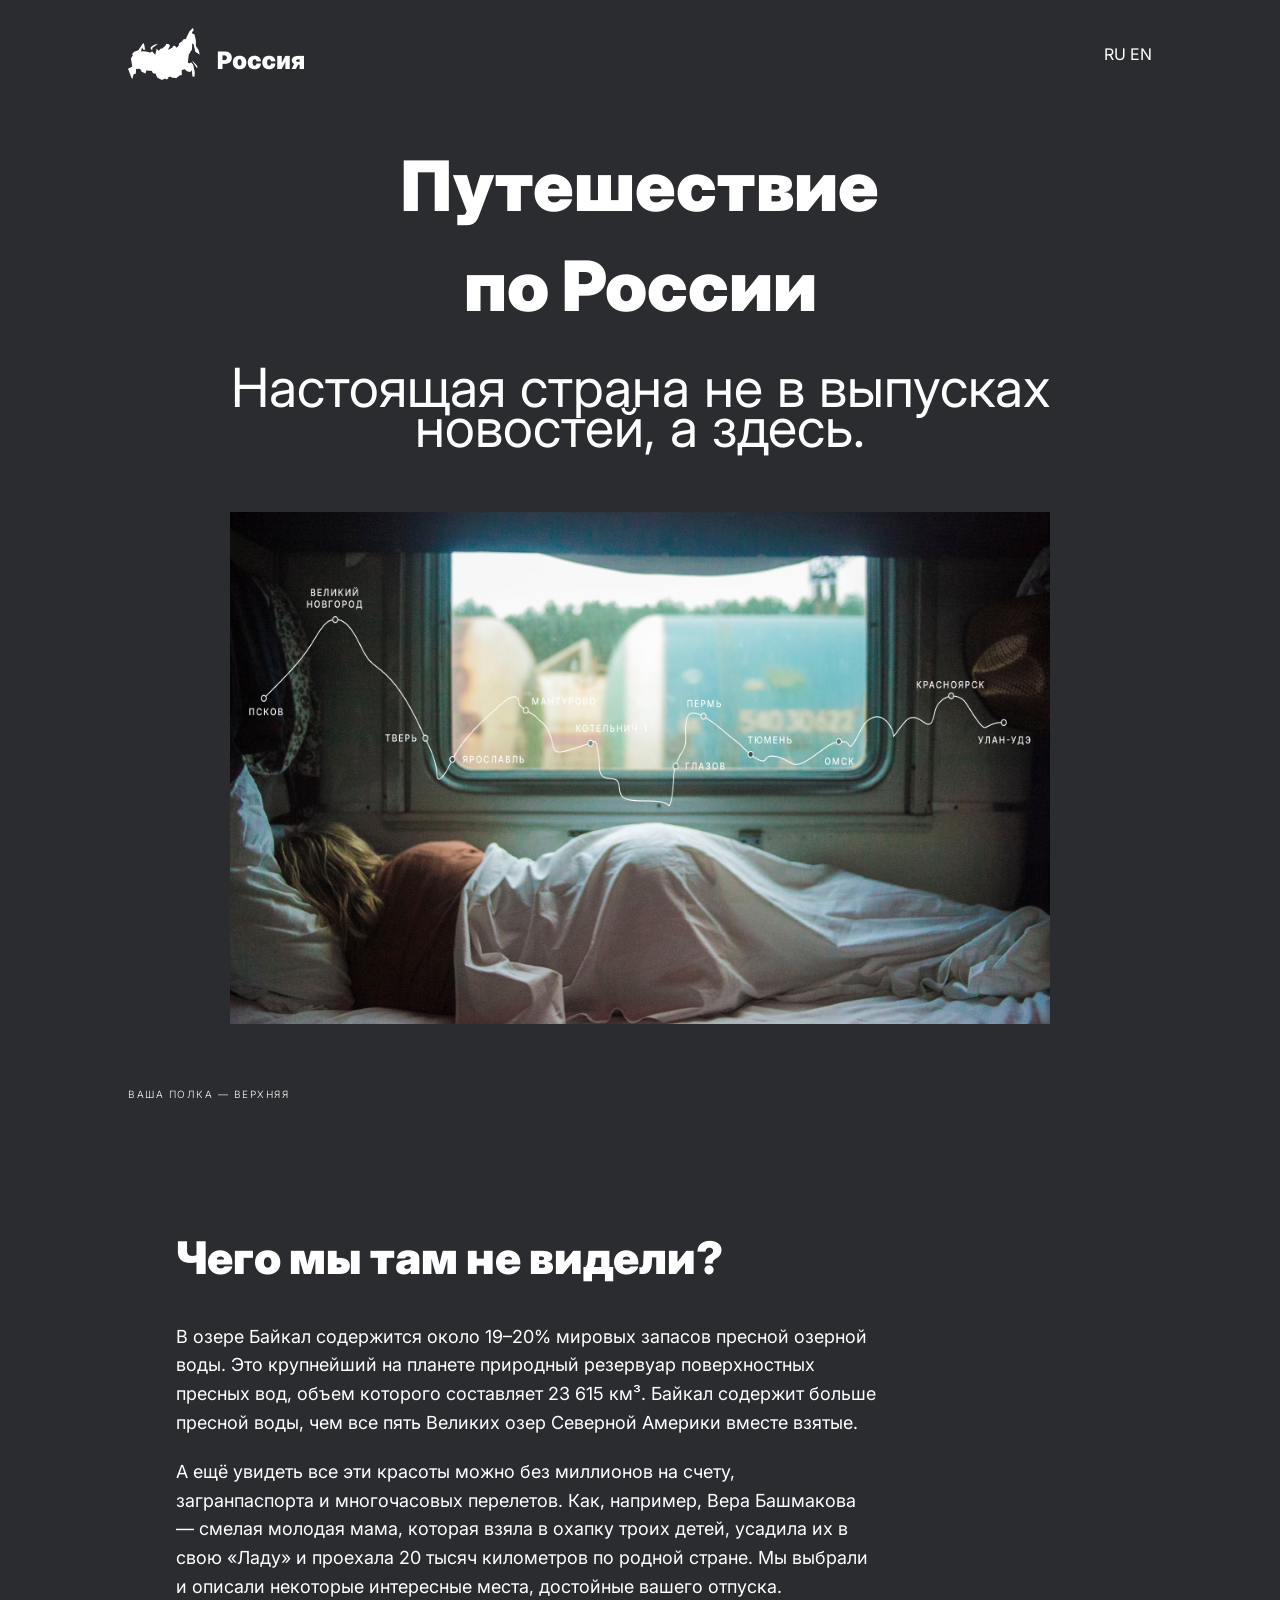
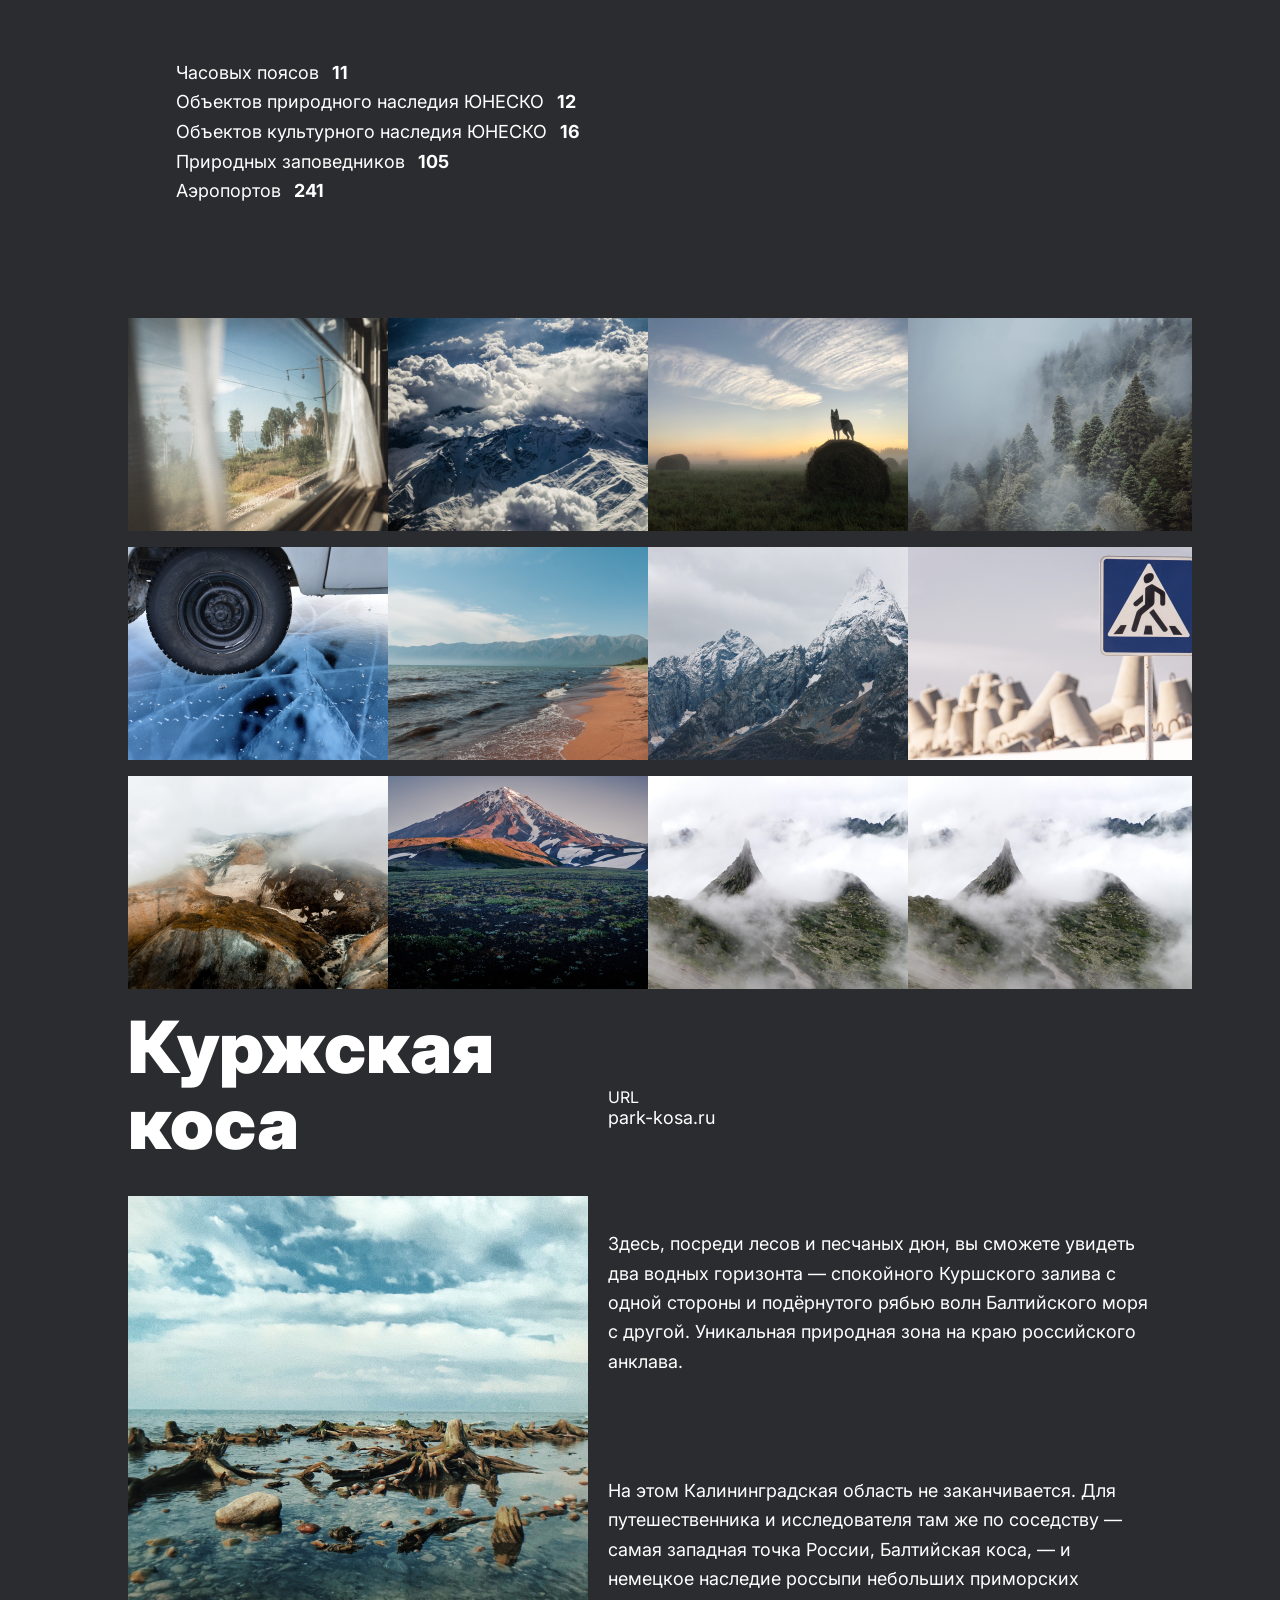
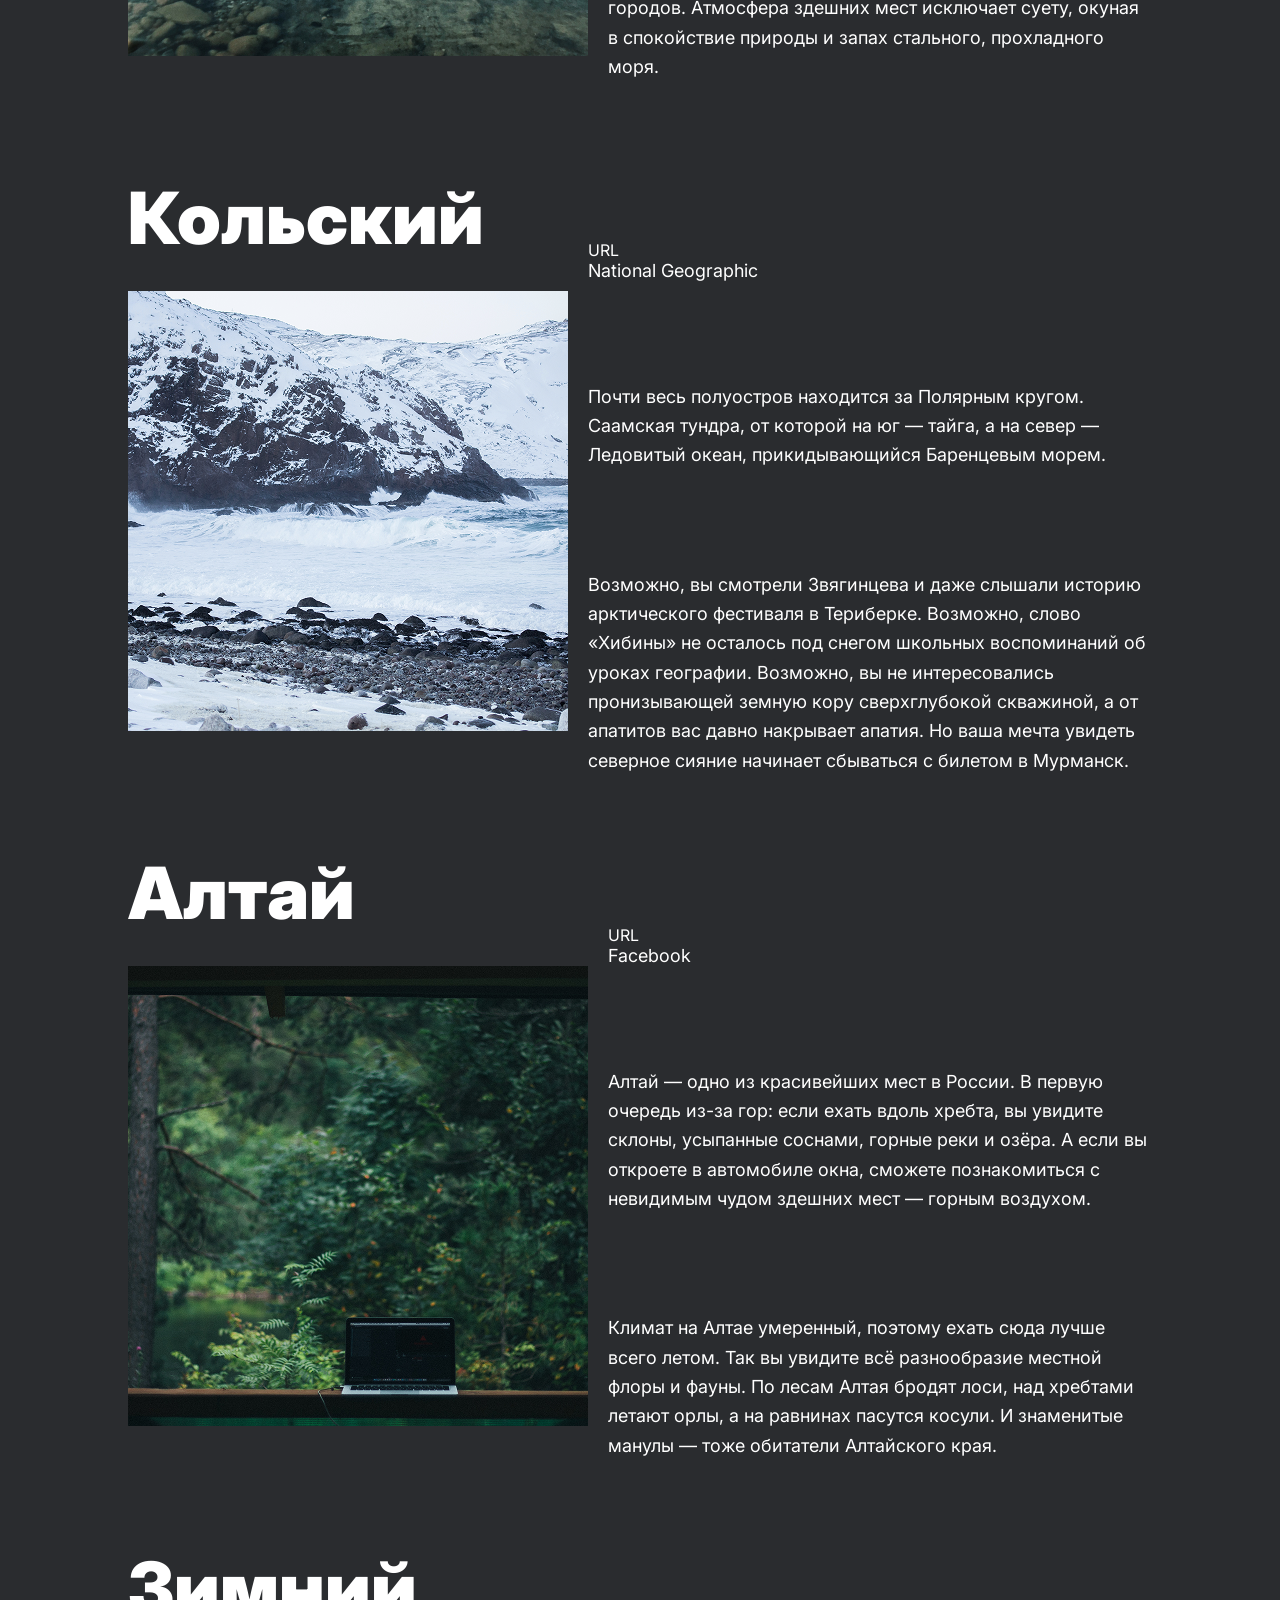
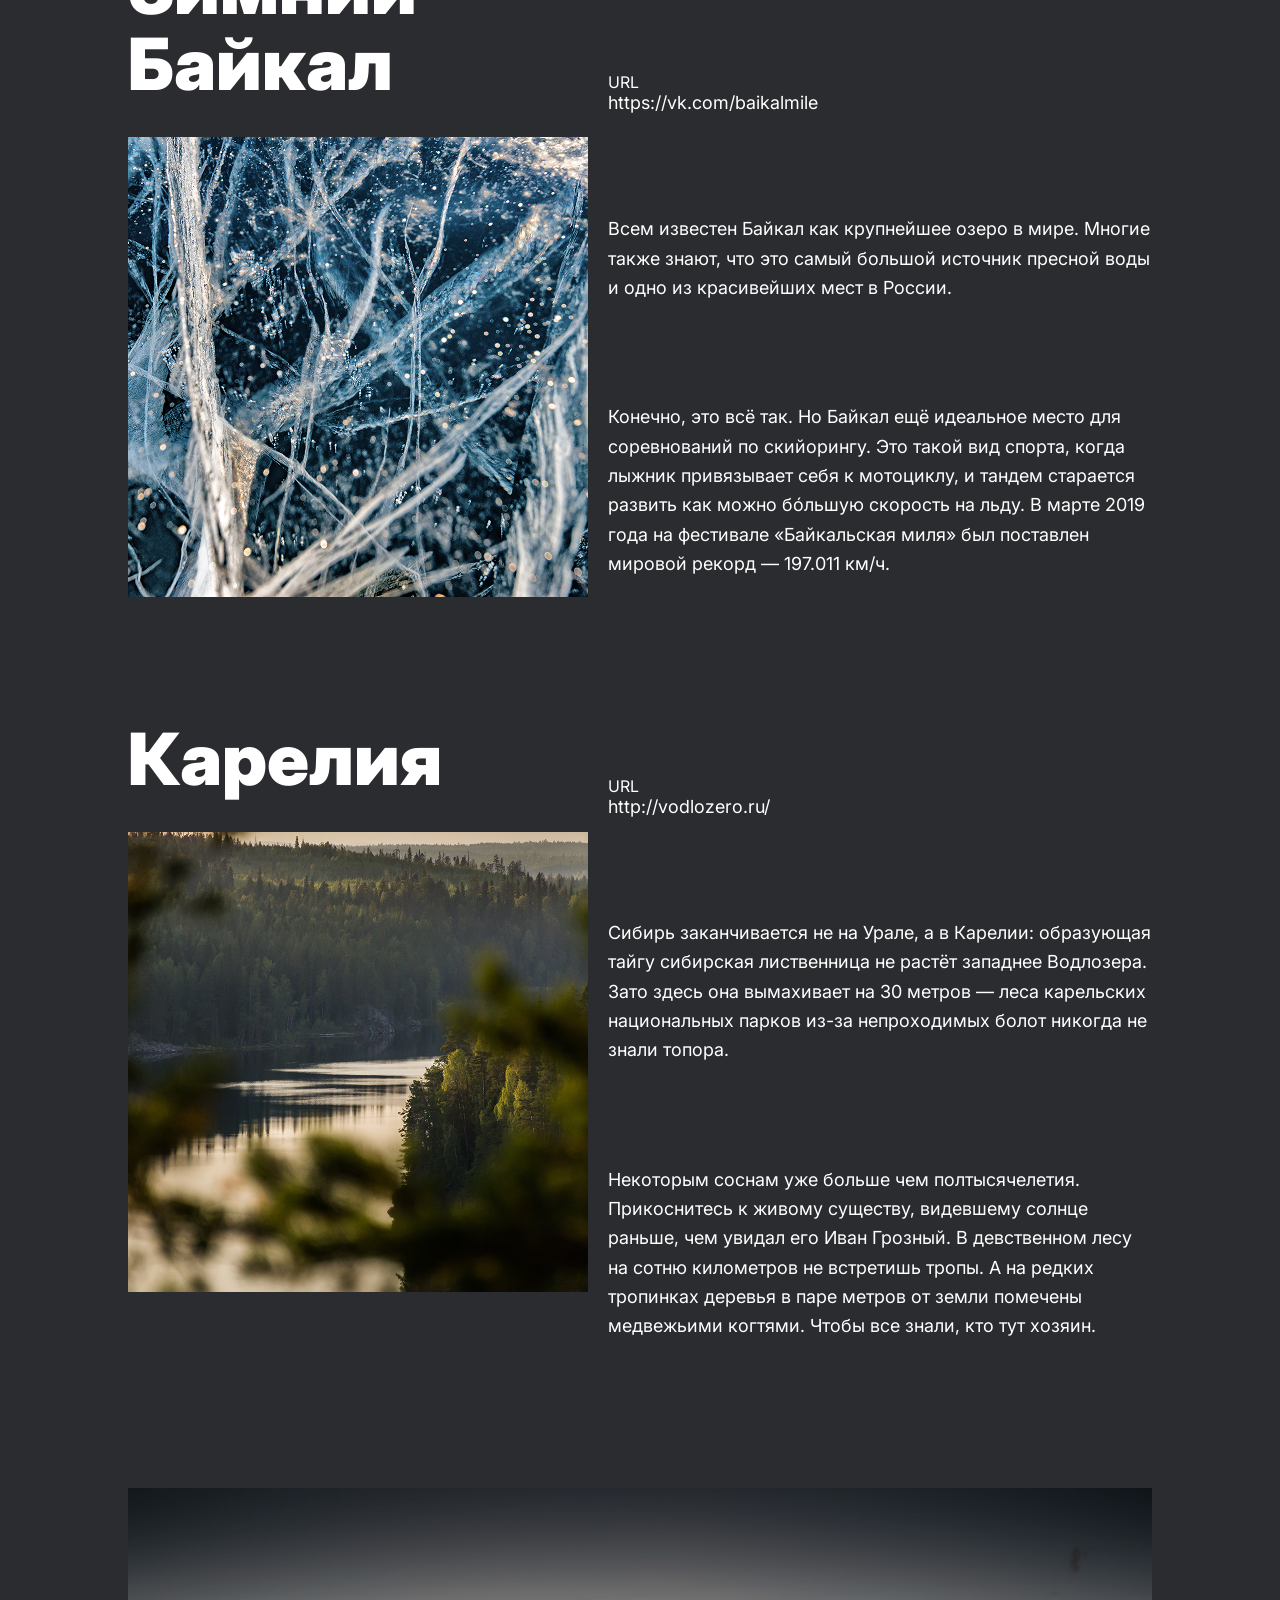
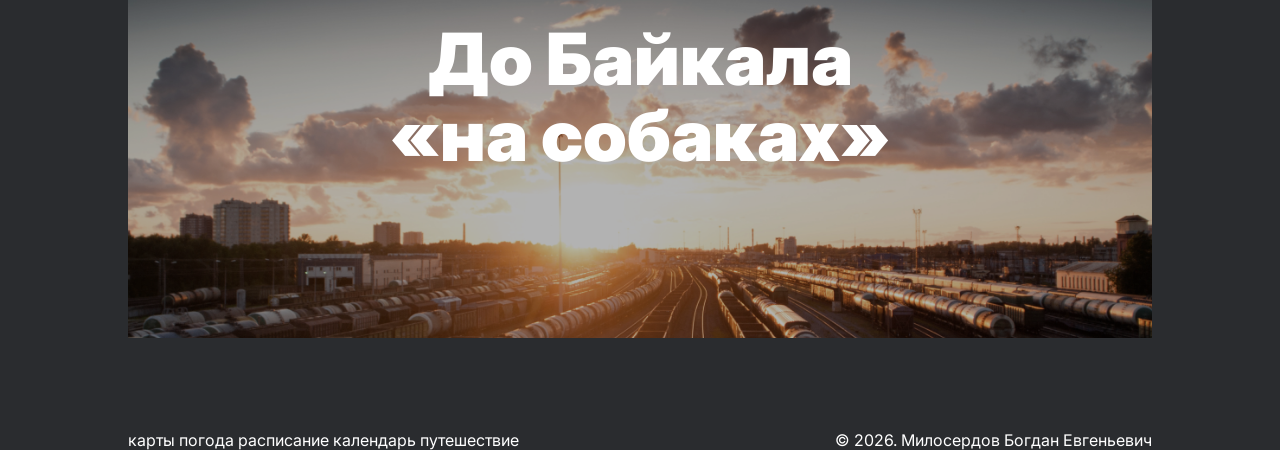
<file: index.html>
<!DOCTYPE html>
<html>
<head>
	<meta charset="utf-8">
	<meta name="viewport" content="width=device-width, initial-scale=1">
	<title>путешествие по России</title>
	<link rel="stylesheet" type="text/css" href="orange.css">
	<link rel="preconnect" href="https://fonts.googleapis.com">
	<link rel="preconnect" href="https://fonts.gstatic.com" crossorigin>
	<link href="https://fonts.googleapis.com/css2?family=Inter:ital,opsz,wght@0,14..32,100..900;1,14..32,100..900&display=swap" rel="stylesheet">
</head>
<body class="body">

	<div class="header">
		<img src="img5.png">
		<nav>
			<a href="#">RU</a>
			<a href="#">EN</a>
		</nav>
	</div>

	<div class="main">
		<h1 class="main-title">Путешествие <br> по России</h1>
		<p class="main-text">Настоящая страна не в выпусках <br> новостей, а здесь.</p>
		<img class="main-image" src="hg.png">
		<p class="main-minitext">ваша полка — верхняя</p>
	</div>

	<section class="about">
  <h2 class="about_title">Чего мы там не видели?</h2>
  
  <div class="about_content">
    <p class="about_paragraph">
      В озере Байкал содержится около 19–20% мировых запасов пресной озерной воды. Это крупнейший на планете природный резервуар поверхностных пресных вод, объем которого составляет 23 615 км³. Байкал содержит больше пресной воды, чем все пять Великих озер Северной Америки вместе взятые.
    </p>
    <p class="about_paragraph">
      А ещё увидеть все эти красоты можно без миллионов на счету, загранпаспорта и многочасовых перелетов. Как, например, Вера Башмакова — смелая молодая мама, которая взяла в охапку троих детей, усадила их в свою «Ладу» и проехала 20 тысяч километров по родной стране. Мы выбрали и описали некоторые интересные места, достойные вашего отпуска.
    </p>
  </div>

  <ul class="about_stats">
    <li class="about_stat-item">Часовых поясов <b>11</b></li>
    <li class="about_stat-item">Объектов природного наследия ЮНЕСКО <b>12</b></li>
    <li class="about_stat-item">Объектов культурного наследия ЮНЕСКО <b>16</b></li>
    <li class="about_stat-item">Природных заповедников <b>105</b></li>
    <li class="about_stat-item">Аэропортов <b>241</b></li>
  </ul>
</section>

	<div class="gallery">
		<img class="gallery-image" src="(1).png">
		<img class="gallery-image" src="(2).png">
		<img class="gallery-image" src="(3).png">
		<img class="gallery-image" src="(4).png">
		<img class="gallery-image" src="(5).png">
		<img class="gallery-image" src="(6).png">
		<img class="gallery-image" src="(7).png">
		<img class="gallery-image" src="(8).png">
		<img class="gallery-image" src="__item_(1).png">
		<img class="gallery-image" src="(10).png">
		<img class="gallery-image" src="(11).png">
		<img class="gallery-image" src="(12).png">
	</div>

	<div class="places">
		<div class="place">
			<div class="left">
				<h2 class="left_title">Куржская коса</h2>
				<img class="left_image" src="img3.png">
			</div>
			<div class="right">
				<p class="place_hint">URL</p>
				<a class="place_link" href="http://park-kosa.ru">park-kosa.ru</a>
				<p class="place_text">Здесь, посреди лесов и песчаных дюн, вы сможете увидеть два водных горизонта — спокойного Куршского залива с одной стороны и подёрнутого рябью волн Балтийского моря с другой. Уникальная природная зона на краю российского анклава.</p>
				<p class="place_text">На этом Калининградская область не заканчивается. Для путешественника и исследователя там же по соседству — самая западная точка России, Балтийская коса, — и немецкое наследие россыпи небольших приморских городов. Атмосфера здешних мест исключает суету, окуная в спокойствие природы и запах стального, прохладного моря.</p>
			</div>
		</div>
		<div class="place">
			<div class="left">
				<h2 class="left_title">Кольский</h2>
				<img class="left_image" src="kolski.png">
			</div>
			<div class="right">
				<p class="place_hint">URL</p>
				<a class="place_link" href="https://yourshot.nationalgeographic.com/photos/?keywords=kolskiy">National Geographic</a>
				<p class="place_text">Почти весь полуостров находится за Полярным кругом. Саамская тундра, от которой на юг — 
				тайга, а на север — Ледовитый океан, прикидывающийся Баренцевым морем.</p>
				<p class="place_text">Возможно, вы смотрели Звягинцева и даже слышали историю арктического фестиваля 
				в Териберке. Возможно, слово «Хибины» не осталось под снегом школьных воспоминаний 
				об уроках географии. Возможно, вы не интересовались пронизывающей земную кору сверхглубокой скважиной, а от апатитов вас давно накрывает апатия. Но ваша мечта увидеть северное сияние начинает сбываться с билетом
				в Мурманск.</p>
			</div>
		</div>
		<div class="place">
			<div class="left">
				<h2 class="left_title">Алтай</h2>
				<img class="left_image" src="Altay.png">
			</div>
			<div class="right">
				<p class="place_hint">URL</p>
				<a class="place_link" href="https://www.facebook.com/vera.bashmakova/posts/10156011613718822">Facebook</a>
				<p class="place_text">Алтай — одно из красивейших мест в России. В первую очередь из-за гор: если ехать вдоль хребта, вы увидите склоны, усыпанные соснами, горные реки и озёра. А если вы откроете в автомобиле окна, сможете познакомиться с невидимым чудом здешних мест — горным воздухом.</p>
				<p class="place_text">Климат на Алтае умеренный, поэтому ехать сюда лучше всего летом. Так вы увидите всё разнообразие местной флоры и фауны. По лесам Алтая бродят лоси, над хребтами летают орлы, а на равнинах пасутся косули. И знаменитые манулы — тоже обитатели Алтайского края.</p>
			</div>
		</div>
		<div class="place">
			<div class="left">
				<h2 class="left_title">Зимний Байкал</h2>
				<img class="left_image" src="winter.png">
			</div>
			<div class="right">
				<p class="place_hint">URL</p>
				<a class="place_link" href="https://vk.com/baikalmile">https://vk.com/baikalmile</a>
				<p class="place_text">Всем известен Байкал как крупнейшее озеро  в мире. Многие также знают, что это самый большой источник пресной воды и одно из красивейших мест в России.</p>
				<p class="place_text">Конечно, это всё так. Но Байкал ещё идеальное место для соревнований по скийорингу. Это такой вид спорта, когда лыжник привязывает себя 
				к мотоциклу, и тандем старается развить как можно бóльшую скорость на льду. В марте 2019 года на фестивале «Байкальская миля» был поставлен мировой рекорд — 197.011 км/ч.</p>
			</div>
		</div>
		<div class="place">
			<div class="left">
				<h2 class="left_title">Карелия</h2>
				<img class="left_image" src="korela.png">
			</div>
			<div class="right">
				<p class="place_hint">URL</p>
				<a class="place_link" href="http://vodlozero.ru">http://vodlozero.ru/</a>
				<p class="place_text">Сибирь заканчивается не на Урале, а в Карелии: образующая тайгу сибирская лиственница не растёт западнее Водлозера. Зато здесь она вымахивает на 30 метров — леса карельских национальных парков из-за непроходимых болот никогда не знали топора. </p>
				<p class="place_text">Некоторым соснам уже больше чем полтысячелетия. Прикоснитесь к живому существу, видевшему солнце раньше, чем увидал его Иван Грозный. 
				В девственном лесу на сотню километров не встретишь тропы. А на редких тропинках деревья 
				в паре метров от земли помечены медвежьими когтями. Чтобы 	все знали, кто тут хозяин.</p>
			</div>
		</div>
	</div>


	<div class="baikal">
		<h2 class="baikal_title">До Байкала <p>«на собаках»</p></h2>
	
		<div class="overlay"></div>
	</div>

	<div class="footer">
		<nav class="footer-links">
			<a href="https://yandex.ru/maps">карты</a>
			<a href="https://yandex.ru/pogoda">погода</a>
			<a href="https://rasp.yandex.ru">расписание</a>
			<a href="https://calendar.yandex.ru">календарь</a>
			<a href="https://travel.yandex.ru">путешествие</a>
		</nav>
		
		<p> &#169; 2026. Милосердов Богдан Евгеньевич</p>
	 </div><!-- COMAND SHIFT /-->
	
	 <!-- <iframe src="https://yandex.ru/map-widget/v1/?um=constructor%3A20f28cebe9ce7c8586576f07fc9c228b1fe486e31b64cb132bad63a7d85f5a64&amp;source=constructor" width="628" height="555" frameborder="0"></iframe> -->

</body>
</html>
</file>
<file: orange.css>
p{
	margin: 0;
}
a{
	text-decoration: none;
	color: white;
}


.body{
	width:80% ;
	background: #2A2C2F;
	margin: auto;
	color: white;
	font-family: "Inter", sans-serif;
}

.main{
	 
}
.main-title{
	font-size: clamp(1.875rem, 1.05rem + 4.125vw, 6rem);
	margin: auto;
	text-align: center;
	font-weight: 900;
	line-height: 100px;
	margin-bottom: 32px;
}
.main-text{
	width: 100%;
	margin: auto;
	text-align: center;
	/*КОМБО ДЛЯ ЛЮБОГО ТЕКСТА*/
	font-size: clamp(2rem, 1.5417rem + 2.2917vw, 3.375rem);
	font-weight: 400;
	line-height: 40px;
}
.main-image{
	width: 80%;
	margin-left: 10%;
	margin-bottom: 5%;
	margin-top: 64px;
}
.main-minitext{
	margin: 0;
	margin-top: 8px;
	font-size:10px ;
	font-weight: 300;
	line-height: 14px;
	letter-spacing: 1.5px;
	text-transform: uppercase;/*заглавный текст*/
	margin-bottom: 32px;
}
.header{
	margin: auto;
	margin-bottom: 56px;
	margin-top: 28px;
	display: flex;
	justify-content: space-between;
	align-items: center;
}
.about {
  padding: 100px 48px; /* Отступы от краев */
  font-family: "Inter", Arial, sans-serif;
  margin: auto;
  
}

.about_title {
  font-size:45px;
  line-height: 1.1;
  font-weight: 900;
  margin: 0 0 40px;
  max-width: 700px;
}

.about_content {
  max-width: 700px;
  margin-bottom: 60px;
}

.about_paragraph {
  font-size: 18px;
  line-height: 1.6;
  margin-bottom: 20px;
}

.about_stats {
  list-style: none;
  padding: 0;
  display: flex;
  flex-direction: column;
  gap: 8px; 
}

.about_stat-item {
  font-size: 18px;
  line-height: 1.2;
}

.about_stat-item b {
  font-weight: bold;
  margin-left: 8px; 
}

.gallery{	
	margin: auto;
	display: grid;
	gap: 16px;
	grid-template-columns: repeat(auto-fill, minmax(230px, 1fr))
}
.places{
	margin: auto; 
}
.place{
	width: 100%;
	display: flex;
	justify-content: space-around ;
	align-items:center;
	margin-top: 80px;
}
.left_title{
	margin: 0;
	font-size: clamp(2rem, 1.1667rem + 4.1667vw, 4.5rem);
	font-weight: 900;
	line-height: 76px;
	margin-bottom: 35px;
}
.left{
	width: 100%;
}
.left_image{
  margin-bottom: 100px;
}
.place-hint{
	margin: 0;
	font-size: 12px;
	font-weight: 400;
	line-height: 12px;
	color: #AAAAAA;
	letter-spacing: 2px;
	margin-top: 106px;
	margin-bottom: 48px;
}
.place_link{
	margin: 0;
	font-size: 18px;
	font-weight: 400 ;
	line-height: 22px ;
	color: #FFFFFF ;
	margin-bottom:10px;
}
.place_text{
	margin: 0;
	font-size:18px ;
	font-weight: 400;
	line-height:163% ;
	color: white;
	margin-top: 100px;
}
.places{
	width: 100%;
}
.place{
 width: 100%;
 gap: 20px;
 margin-top: 20px;


}
.place-hint{
	margin: 0;
}
.place-hint:hover{
	cursor: pointer;
}
.baikal{
	width: 100%;
	height: 70vh;
	margin: auto;
	margin-top: 92px;
	background: url(tu.png);
	position: relative;
	display: flex;
	flex-direction: column;
	justify-content: center;
	align-items: center;
	background-size: cover;
}
.baikal_title{
	width: 80%;
	height: 80%;
	margin: 0;
	position: relative;
	z-index: 2;
	font-size: clamp(2rem, 1.1667rem + 4.1667vw, 4.5rem);
	font-weight: 900;
	line-height: 76px;
	width: 560px;
	height: 152px;
	margin-bottom: 32px;
	text-align: center;
	transition: 1s;

  

}
.text-preview {
  white-space: nowrap;      /* Запрещаем перенос на новую строку */
  overflow: hidden;         /* Прячем то, что не влезло */
}



.text-preview {
  white-space: nowrap;      /* Запрещаем перенос на новую строку */
  overflow: hidden;         /* Прячем то, что не влезло */
}
.overlay{
	width: 100%;
	height: 100%;
	background: black;
	position: absolute;
	top:0;
	left: 0;
	opacity: 0.3;
	z-index: 1;
	transition: 1s;
}

.overlay:hover{
	opacity: 0.6;
	cursor: progress;
	cursor: pointer;

}
.footer{
	width: 100%;
	margin: auto;
	display: flex;
	justify-content: space-between;
	margin-top: 92px;
}
@media (max-width: 768px) {

	.place{
		flex-direction: column;
	}
	.baikal{
		height: 30vh;
	}



	.footer{
		flex-direction: column;
	}
	.footer-links{
		display: flex;
		flex-direction: column;
	}
}
@media (max-width: 1024px) {



	
	

	.places{
		
	}

	.place{
		width: 100%;
		gap: 20px;
	}

	.place-hint{
		margin-top: 0;
	}
	.left_image{
		width: 35vw;
		font-size: clamp(2rem, 1.5rem + 2.5vw, 4.5rem);
	}
	
}
@media (max-width: 1280px) {
	.baikal{
		height: 50vh;
	}
}
</file>
